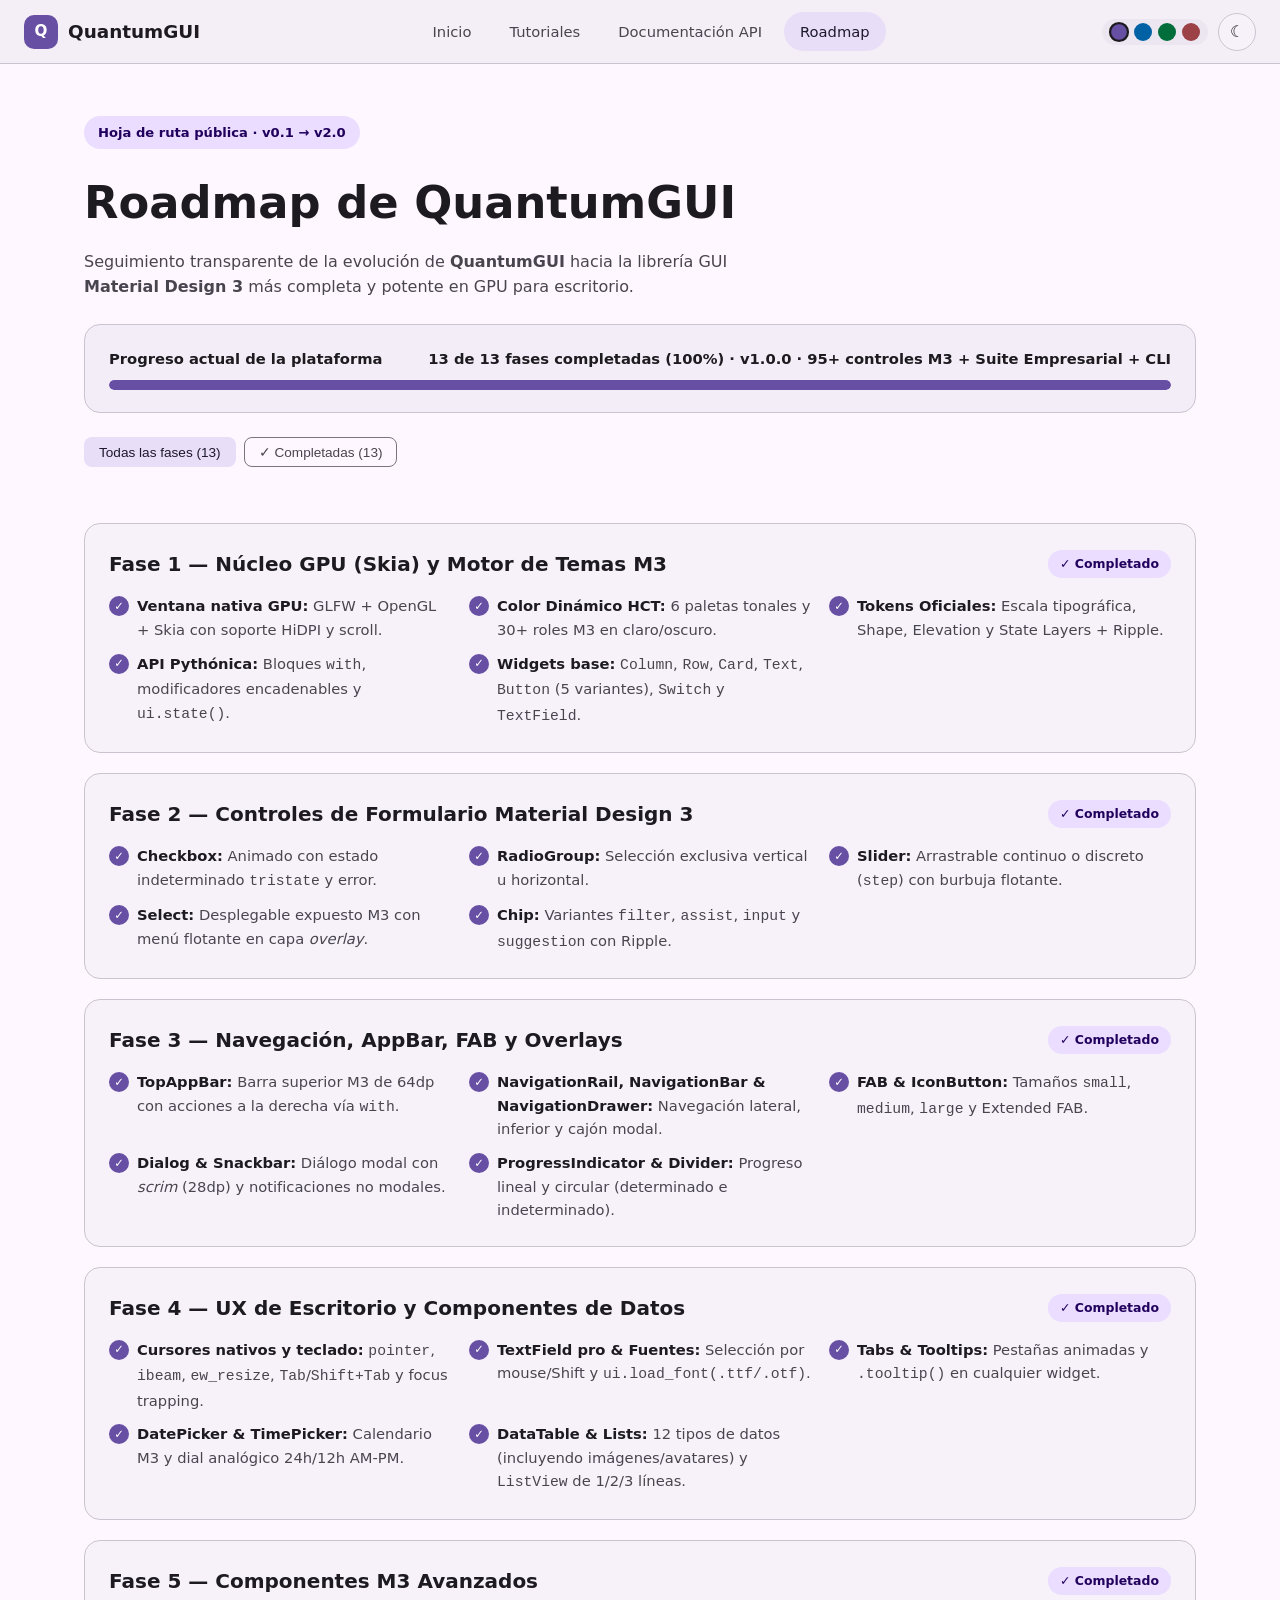
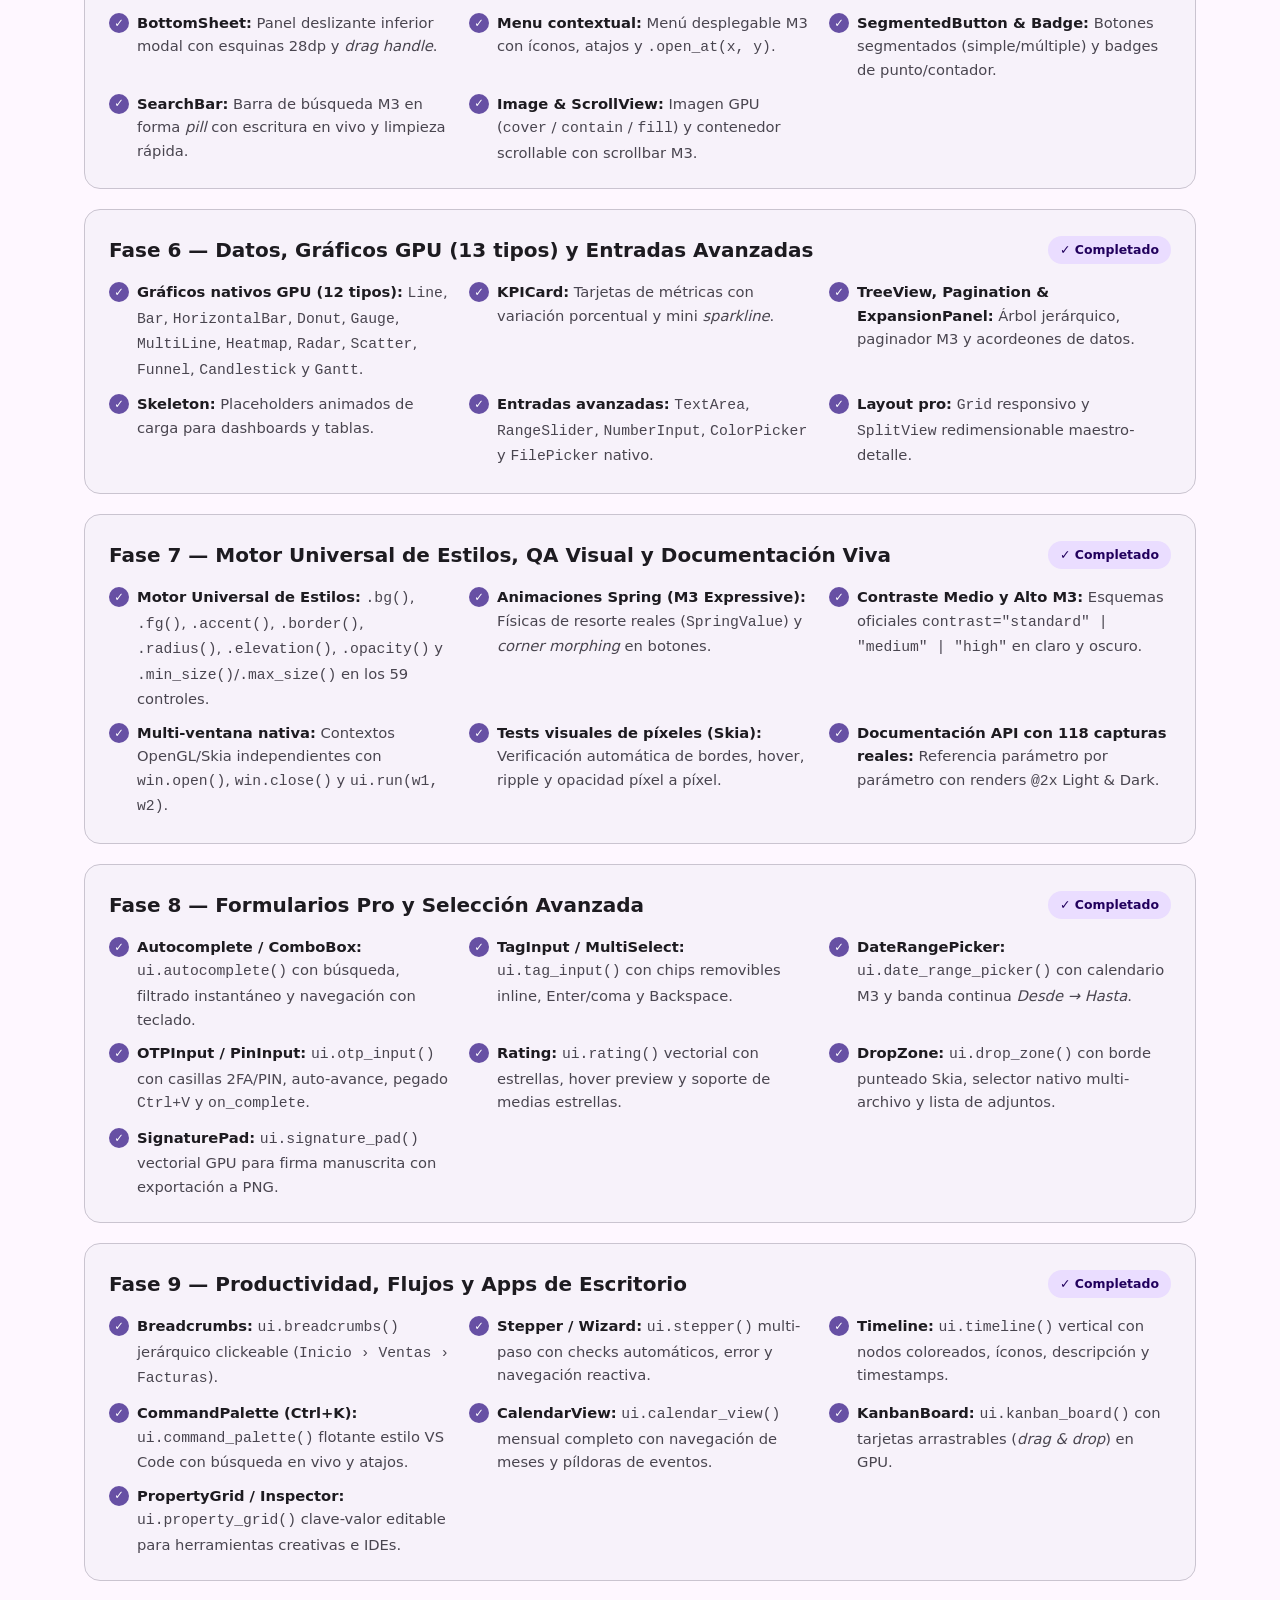
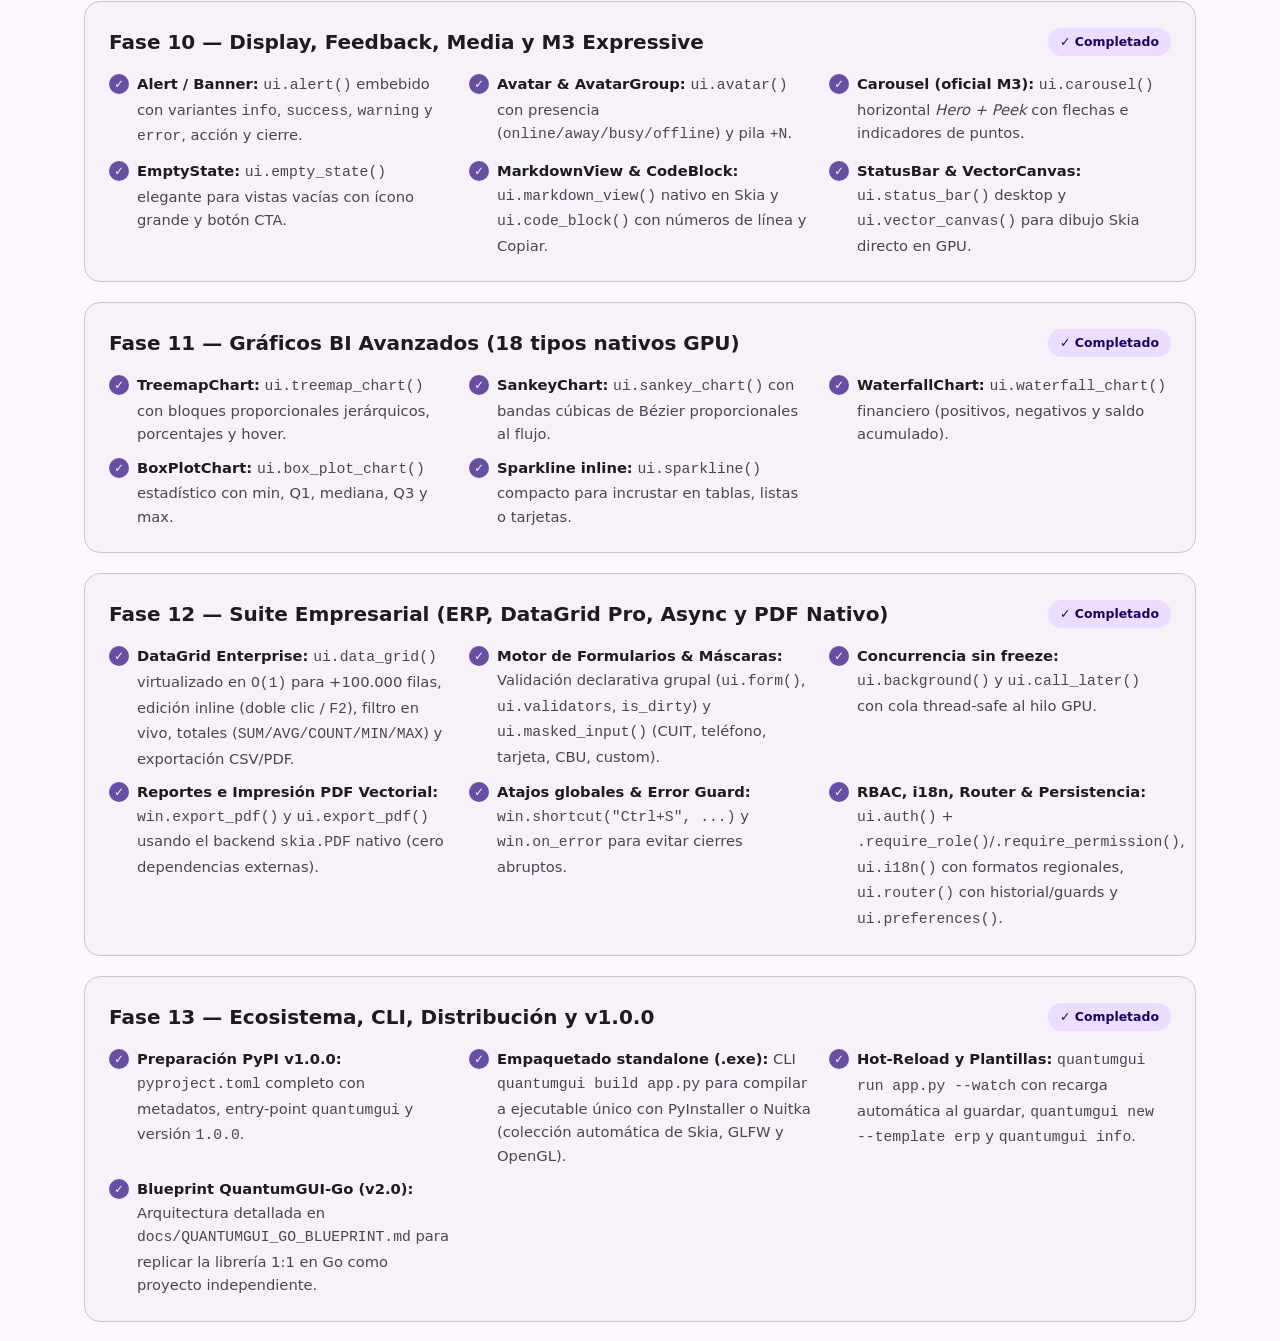
<file: roadmap.html>
<!DOCTYPE html>
<html lang="es" data-mode="light" data-seed="violet">
<head>
  <meta charset="UTF-8" />
  <meta name="viewport" content="width=device-width, initial-scale=1.0" />
  <title>Roadmap — QuantumGUI</title>
  <link rel="stylesheet" href="styles.css" />
  <script src="app.js" defer></script>
</head>
<body>
  <header class="topbar">
    <a href="index.html" class="brand">
      <span class="brand-badge">Q</span>
      <span>QuantumGUI</span>
    </a>

    <nav class="nav-links">
      <a href="index.html" class="nav-link">Inicio</a>
      <a href="tutorials.html" class="nav-link">Tutoriales</a>
      <a href="docs.html" class="nav-link">Documentación API</a>
      <a href="roadmap.html" class="nav-link active">Roadmap</a>
    </nav>

    <div class="theme-controls">
      <div class="seed-dots" title="Color dinámico M3 (Seed)">
        <button class="seed-dot active" data-seed="violet" style="background:#6750A4" aria-label="Violeta M3"></button>
        <button class="seed-dot" data-seed="ocean" style="background:#0061A4" aria-label="Océano"></button>
        <button class="seed-dot" data-seed="emerald" style="background:#006D3B" aria-label="Esmeralda"></button>
        <button class="seed-dot" data-seed="terracotta" style="background:#9C4146" aria-label="Terracota"></button>
      </div>
      <button id="modeToggle" class="icon-btn" aria-label="Alternar modo oscuro">☾</button>
    </div>
  </header>

  <main class="container">
    <section class="roadmap-hero">
      <span class="pill-tag">Hoja de ruta pública · v0.1 → v2.0</span>
      <h1>Roadmap de QuantumGUI</h1>
      <p>
        Seguimiento transparente de la evolución de <strong>QuantumGUI</strong> hacia la librería GUI
        <strong>Material Design 3</strong> más completa y potente en GPU para escritorio.
      </p>

      <div class="roadmap-progress-card">
        <div class="progress-meta">
          <span>Progreso actual de la plataforma</span>
          <span>13 de 13 fases completadas (100%) · v1.0.0 · 95+ controles M3 + Suite Empresarial + CLI</span>
        </div>
        <div class="progress-track">
          <div class="progress-fill" style="width: 100%;"></div>
        </div>
      </div>

      <div class="roadmap-filters">
        <button class="chip selected" data-filter="all">Todas las fases (13)</button>
        <button class="chip" data-filter="done">✓ Completadas (13)</button>
      </div>
    </section>

    <section class="roadmap-timeline">
      <!-- Fase 1 -->
      <article class="phase-card" data-status="done">
        <div class="phase-header">
          <h2>Fase 1 — Núcleo GPU (Skia) y Motor de Temas M3</h2>
          <span class="status-pill status-done">✓ Completado</span>
        </div>
        <ul class="milestone-list">
          <li><span class="check-dot done">✓</span><span><strong>Ventana nativa GPU:</strong> GLFW + OpenGL + Skia con soporte HiDPI y scroll.</span></li>
          <li><span class="check-dot done">✓</span><span><strong>Color Dinámico HCT:</strong> 6 paletas tonales y 30+ roles M3 en claro/oscuro.</span></li>
          <li><span class="check-dot done">✓</span><span><strong>Tokens Oficiales:</strong> Escala tipográfica, Shape, Elevation y State Layers + Ripple.</span></li>
          <li><span class="check-dot done">✓</span><span><strong>API Pythónica:</strong> Bloques <code>with</code>, modificadores encadenables y <code>ui.state()</code>.</span></li>
          <li><span class="check-dot done">✓</span><span><strong>Widgets base:</strong> <code>Column</code>, <code>Row</code>, <code>Card</code>, <code>Text</code>, <code>Button</code> (5 variantes), <code>Switch</code> y <code>TextField</code>.</span></li>
        </ul>
      </article>

      <!-- Fase 2 -->
      <article class="phase-card" data-status="done">
        <div class="phase-header">
          <h2>Fase 2 — Controles de Formulario Material Design 3</h2>
          <span class="status-pill status-done">✓ Completado</span>
        </div>
        <ul class="milestone-list">
          <li><span class="check-dot done">✓</span><span><strong>Checkbox:</strong> Animado con estado indeterminado <code>tristate</code> y error.</span></li>
          <li><span class="check-dot done">✓</span><span><strong>RadioGroup:</strong> Selección exclusiva vertical u horizontal.</span></li>
          <li><span class="check-dot done">✓</span><span><strong>Slider:</strong> Arrastrable continuo o discreto (<code>step</code>) con burbuja flotante.</span></li>
          <li><span class="check-dot done">✓</span><span><strong>Select:</strong> Desplegable expuesto M3 con menú flotante en capa <em>overlay</em>.</span></li>
          <li><span class="check-dot done">✓</span><span><strong>Chip:</strong> Variantes <code>filter</code>, <code>assist</code>, <code>input</code> y <code>suggestion</code> con Ripple.</span></li>
        </ul>
      </article>

      <!-- Fase 3 -->
      <article class="phase-card" data-status="done">
        <div class="phase-header">
          <h2>Fase 3 — Navegación, AppBar, FAB y Overlays</h2>
          <span class="status-pill status-done">✓ Completado</span>
        </div>
        <ul class="milestone-list">
          <li><span class="check-dot done">✓</span><span><strong>TopAppBar:</strong> Barra superior M3 de 64dp con acciones a la derecha vía <code>with</code>.</span></li>
          <li><span class="check-dot done">✓</span><span><strong>NavigationRail, NavigationBar &amp; NavigationDrawer:</strong> Navegación lateral, inferior y cajón modal.</span></li>
          <li><span class="check-dot done">✓</span><span><strong>FAB &amp; IconButton:</strong> Tamaños <code>small</code>, <code>medium</code>, <code>large</code> y Extended FAB.</span></li>
          <li><span class="check-dot done">✓</span><span><strong>Dialog &amp; Snackbar:</strong> Diálogo modal con <em>scrim</em> (28dp) y notificaciones no modales.</span></li>
          <li><span class="check-dot done">✓</span><span><strong>ProgressIndicator &amp; Divider:</strong> Progreso lineal y circular (determinado e indeterminado).</span></li>
        </ul>
      </article>

      <!-- Fase 4 -->
      <article class="phase-card" data-status="done">
        <div class="phase-header">
          <h2>Fase 4 — UX de Escritorio y Componentes de Datos</h2>
          <span class="status-pill status-done">✓ Completado</span>
        </div>
        <ul class="milestone-list">
          <li><span class="check-dot done">✓</span><span><strong>Cursores nativos y teclado:</strong> <code>pointer</code>, <code>ibeam</code>, <code>ew_resize</code>, <code>Tab</code>/<code>Shift+Tab</code> y focus trapping.</span></li>
          <li><span class="check-dot done">✓</span><span><strong>TextField pro &amp; Fuentes:</strong> Selección por mouse/Shift y <code>ui.load_font(.ttf/.otf)</code>.</span></li>
          <li><span class="check-dot done">✓</span><span><strong>Tabs &amp; Tooltips:</strong> Pestañas animadas y <code>.tooltip()</code> en cualquier widget.</span></li>
          <li><span class="check-dot done">✓</span><span><strong>DatePicker &amp; TimePicker:</strong> Calendario M3 y dial analógico 24h/12h AM-PM.</span></li>
          <li><span class="check-dot done">✓</span><span><strong>DataTable &amp; Lists:</strong> 12 tipos de datos (incluyendo imágenes/avatares) y <code>ListView</code> de 1/2/3 líneas.</span></li>
        </ul>
      </article>

      <!-- Fase 5 -->
      <article class="phase-card" data-status="done">
        <div class="phase-header">
          <h2>Fase 5 — Componentes M3 Avanzados</h2>
          <span class="status-pill status-done">✓ Completado</span>
        </div>
        <ul class="milestone-list">
          <li><span class="check-dot done">✓</span><span><strong>BottomSheet:</strong> Panel deslizante inferior modal con esquinas 28dp y <em>drag handle</em>.</span></li>
          <li><span class="check-dot done">✓</span><span><strong>Menu contextual:</strong> Menú desplegable M3 con íconos, atajos y <code>.open_at(x, y)</code>.</span></li>
          <li><span class="check-dot done">✓</span><span><strong>SegmentedButton &amp; Badge:</strong> Botones segmentados (simple/múltiple) y badges de punto/contador.</span></li>
          <li><span class="check-dot done">✓</span><span><strong>SearchBar:</strong> Barra de búsqueda M3 en forma <em>pill</em> con escritura en vivo y limpieza rápida.</span></li>
          <li><span class="check-dot done">✓</span><span><strong>Image &amp; ScrollView:</strong> Imagen GPU (<code>cover</code> / <code>contain</code> / <code>fill</code>) y contenedor scrollable con scrollbar M3.</span></li>
        </ul>
      </article>

      <!-- Fase 6 -->
      <article class="phase-card" data-status="done">
        <div class="phase-header">
          <h2>Fase 6 — Datos, Gráficos GPU (13 tipos) y Entradas Avanzadas</h2>
          <span class="status-pill status-done">✓ Completado</span>
        </div>
        <ul class="milestone-list">
          <li><span class="check-dot done">✓</span><span><strong>Gráficos nativos GPU (12 tipos):</strong> <code>Line</code>, <code>Bar</code>, <code>HorizontalBar</code>, <code>Donut</code>, <code>Gauge</code>, <code>MultiLine</code>, <code>Heatmap</code>, <code>Radar</code>, <code>Scatter</code>, <code>Funnel</code>, <code>Candlestick</code> y <code>Gantt</code>.</span></li>
          <li><span class="check-dot done">✓</span><span><strong>KPICard:</strong> Tarjetas de métricas con variación porcentual y mini <em>sparkline</em>.</span></li>
          <li><span class="check-dot done">✓</span><span><strong>TreeView, Pagination &amp; ExpansionPanel:</strong> Árbol jerárquico, paginador M3 y acordeones de datos.</span></li>
          <li><span class="check-dot done">✓</span><span><strong>Skeleton:</strong> Placeholders animados de carga para dashboards y tablas.</span></li>
          <li><span class="check-dot done">✓</span><span><strong>Entradas avanzadas:</strong> <code>TextArea</code>, <code>RangeSlider</code>, <code>NumberInput</code>, <code>ColorPicker</code> y <code>FilePicker</code> nativo.</span></li>
          <li><span class="check-dot done">✓</span><span><strong>Layout pro:</strong> <code>Grid</code> responsivo y <code>SplitView</code> redimensionable maestro-detalle.</span></li>
        </ul>
      </article>

      <!-- Fase 7 -->
      <article class="phase-card" data-status="done">
        <div class="phase-header">
          <h2>Fase 7 — Motor Universal de Estilos, QA Visual y Documentación Viva</h2>
          <span class="status-pill status-done">✓ Completado</span>
        </div>
        <ul class="milestone-list">
          <li><span class="check-dot done">✓</span><span><strong>Motor Universal de Estilos:</strong> <code>.bg()</code>, <code>.fg()</code>, <code>.accent()</code>, <code>.border()</code>, <code>.radius()</code>, <code>.elevation()</code>, <code>.opacity()</code> y <code>.min_size()</code>/<code>.max_size()</code> en los 59 controles.</span></li>
          <li><span class="check-dot done">✓</span><span><strong>Animaciones Spring (M3 Expressive):</strong> Físicas de resorte reales (<code>SpringValue</code>) y <em>corner morphing</em> en botones.</span></li>
          <li><span class="check-dot done">✓</span><span><strong>Contraste Medio y Alto M3:</strong> Esquemas oficiales <code>contrast="standard" | "medium" | "high"</code> en claro y oscuro.</span></li>
          <li><span class="check-dot done">✓</span><span><strong>Multi-ventana nativa:</strong> Contextos OpenGL/Skia independientes con <code>win.open()</code>, <code>win.close()</code> y <code>ui.run(w1, w2)</code>.</span></li>
          <li><span class="check-dot done">✓</span><span><strong>Tests visuales de píxeles (Skia):</strong> Verificación automática de bordes, hover, ripple y opacidad píxel a píxel.</span></li>
          <li><span class="check-dot done">✓</span><span><strong>Documentación API con 118 capturas reales:</strong> Referencia parámetro por parámetro con renders <code>@2x</code> Light &amp; Dark.</span></li>
        </ul>
      </article>

      <!-- Fase 8 -->
      <article class="phase-card" data-status="done">
        <div class="phase-header">
          <h2>Fase 8 — Formularios Pro y Selección Avanzada</h2>
          <span class="status-pill status-done">✓ Completado</span>
        </div>
        <ul class="milestone-list">
          <li><span class="check-dot done">✓</span><span><strong>Autocomplete / ComboBox:</strong> <code>ui.autocomplete()</code> con búsqueda, filtrado instantáneo y navegación con teclado.</span></li>
          <li><span class="check-dot done">✓</span><span><strong>TagInput / MultiSelect:</strong> <code>ui.tag_input()</code> con chips removibles inline, Enter/coma y Backspace.</span></li>
          <li><span class="check-dot done">✓</span><span><strong>DateRangePicker:</strong> <code>ui.date_range_picker()</code> con calendario M3 y banda continua <em>Desde → Hasta</em>.</span></li>
          <li><span class="check-dot done">✓</span><span><strong>OTPInput / PinInput:</strong> <code>ui.otp_input()</code> con casillas 2FA/PIN, auto-avance, pegado <code>Ctrl+V</code> y <code>on_complete</code>.</span></li>
          <li><span class="check-dot done">✓</span><span><strong>Rating:</strong> <code>ui.rating()</code> vectorial con estrellas, hover preview y soporte de medias estrellas.</span></li>
          <li><span class="check-dot done">✓</span><span><strong>DropZone:</strong> <code>ui.drop_zone()</code> con borde punteado Skia, selector nativo multi-archivo y lista de adjuntos.</span></li>
          <li><span class="check-dot done">✓</span><span><strong>SignaturePad:</strong> <code>ui.signature_pad()</code> vectorial GPU para firma manuscrita con exportación a PNG.</span></li>
        </ul>
      </article>

      <!-- Fase 9 -->
      <article class="phase-card" data-status="done">
        <div class="phase-header">
          <h2>Fase 9 — Productividad, Flujos y Apps de Escritorio</h2>
          <span class="status-pill status-done">✓ Completado</span>
        </div>
        <ul class="milestone-list">
          <li><span class="check-dot done">✓</span><span><strong>Breadcrumbs:</strong> <code>ui.breadcrumbs()</code> jerárquico clickeable (<code>Inicio › Ventas › Facturas</code>).</span></li>
          <li><span class="check-dot done">✓</span><span><strong>Stepper / Wizard:</strong> <code>ui.stepper()</code> multi-paso con checks automáticos, error y navegación reactiva.</span></li>
          <li><span class="check-dot done">✓</span><span><strong>Timeline:</strong> <code>ui.timeline()</code> vertical con nodos coloreados, íconos, descripción y timestamps.</span></li>
          <li><span class="check-dot done">✓</span><span><strong>CommandPalette (Ctrl+K):</strong> <code>ui.command_palette()</code> flotante estilo VS Code con búsqueda en vivo y atajos.</span></li>
          <li><span class="check-dot done">✓</span><span><strong>CalendarView:</strong> <code>ui.calendar_view()</code> mensual completo con navegación de meses y píldoras de eventos.</span></li>
          <li><span class="check-dot done">✓</span><span><strong>KanbanBoard:</strong> <code>ui.kanban_board()</code> con tarjetas arrastrables (<em>drag &amp; drop</em>) en GPU.</span></li>
          <li><span class="check-dot done">✓</span><span><strong>PropertyGrid / Inspector:</strong> <code>ui.property_grid()</code> clave-valor editable para herramientas creativas e IDEs.</span></li>
        </ul>
      </article>

      <!-- Fase 10 -->
      <article class="phase-card" data-status="done">
        <div class="phase-header">
          <h2>Fase 10 — Display, Feedback, Media y M3 Expressive</h2>
          <span class="status-pill status-done">✓ Completado</span>
        </div>
        <ul class="milestone-list">
          <li><span class="check-dot done">✓</span><span><strong>Alert / Banner:</strong> <code>ui.alert()</code> embebido con variantes <code>info</code>, <code>success</code>, <code>warning</code> y <code>error</code>, acción y cierre.</span></li>
          <li><span class="check-dot done">✓</span><span><strong>Avatar &amp; AvatarGroup:</strong> <code>ui.avatar()</code> con presencia (<code>online/away/busy/offline</code>) y pila <code>+N</code>.</span></li>
          <li><span class="check-dot done">✓</span><span><strong>Carousel (oficial M3):</strong> <code>ui.carousel()</code> horizontal <em>Hero + Peek</em> con flechas e indicadores de puntos.</span></li>
          <li><span class="check-dot done">✓</span><span><strong>EmptyState:</strong> <code>ui.empty_state()</code> elegante para vistas vacías con ícono grande y botón CTA.</span></li>
          <li><span class="check-dot done">✓</span><span><strong>MarkdownView &amp; CodeBlock:</strong> <code>ui.markdown_view()</code> nativo en Skia y <code>ui.code_block()</code> con números de línea y Copiar.</span></li>
          <li><span class="check-dot done">✓</span><span><strong>StatusBar &amp; VectorCanvas:</strong> <code>ui.status_bar()</code> desktop y <code>ui.vector_canvas()</code> para dibujo Skia directo en GPU.</span></li>
        </ul>
      </article>

      <!-- Fase 11 -->
      <article class="phase-card" data-status="done">
        <div class="phase-header">
          <h2>Fase 11 — Gráficos BI Avanzados (18 tipos nativos GPU)</h2>
          <span class="status-pill status-done">✓ Completado</span>
        </div>
        <ul class="milestone-list">
          <li><span class="check-dot done">✓</span><span><strong>TreemapChart:</strong> <code>ui.treemap_chart()</code> con bloques proporcionales jerárquicos, porcentajes y hover.</span></li>
          <li><span class="check-dot done">✓</span><span><strong>SankeyChart:</strong> <code>ui.sankey_chart()</code> con bandas cúbicas de Bézier proporcionales al flujo.</span></li>
          <li><span class="check-dot done">✓</span><span><strong>WaterfallChart:</strong> <code>ui.waterfall_chart()</code> financiero (positivos, negativos y saldo acumulado).</span></li>
          <li><span class="check-dot done">✓</span><span><strong>BoxPlotChart:</strong> <code>ui.box_plot_chart()</code> estadístico con min, Q1, mediana, Q3 y max.</span></li>
          <li><span class="check-dot done">✓</span><span><strong>Sparkline inline:</strong> <code>ui.sparkline()</code> compacto para incrustar en tablas, listas o tarjetas.</span></li>
        </ul>
      </article>

      <!-- Fase 12 -->
      <article class="phase-card" data-status="done">
        <div class="phase-header">
          <h2>Fase 12 — Suite Empresarial (ERP, DataGrid Pro, Async y PDF Nativo)</h2>
          <span class="status-pill status-done">✓ Completado</span>
        </div>
        <ul class="milestone-list">
          <li><span class="check-dot done">✓</span><span><strong>DataGrid Enterprise:</strong> <code>ui.data_grid()</code> virtualizado en <code>O(1)</code> para +100.000 filas, edición inline (doble clic / <code>F2</code>), filtro en vivo, totales (<code>SUM/AVG/COUNT/MIN/MAX</code>) y exportación CSV/PDF.</span></li>
          <li><span class="check-dot done">✓</span><span><strong>Motor de Formularios &amp; Máscaras:</strong> Validación declarativa grupal (<code>ui.form()</code>, <code>ui.validators</code>, <code>is_dirty</code>) y <code>ui.masked_input()</code> (CUIT, teléfono, tarjeta, CBU, custom).</span></li>
          <li><span class="check-dot done">✓</span><span><strong>Concurrencia sin freeze:</strong> <code>ui.background()</code> y <code>ui.call_later()</code> con cola thread-safe al hilo GPU.</span></li>
          <li><span class="check-dot done">✓</span><span><strong>Reportes e Impresión PDF Vectorial:</strong> <code>win.export_pdf()</code> y <code>ui.export_pdf()</code> usando el backend <code>skia.PDF</code> nativo (cero dependencias externas).</span></li>
          <li><span class="check-dot done">✓</span><span><strong>Atajos globales &amp; Error Guard:</strong> <code>win.shortcut("Ctrl+S", ...)</code> y <code>win.on_error</code> para evitar cierres abruptos.</span></li>
          <li><span class="check-dot done">✓</span><span><strong>RBAC, i18n, Router &amp; Persistencia:</strong> <code>ui.auth()</code> + <code>.require_role()</code>/<code>.require_permission()</code>, <code>ui.i18n()</code> con formatos regionales, <code>ui.router()</code> con historial/guards y <code>ui.preferences()</code>.</span></li>
        </ul>
      </article>

      <!-- Fase 13 -->
      <article class="phase-card" data-status="done">
        <div class="phase-header">
          <h2>Fase 13 — Ecosistema, CLI, Distribución y v1.0.0</h2>
          <span class="status-pill status-done">✓ Completado</span>
        </div>
        <ul class="milestone-list">
          <li><span class="check-dot done">✓</span><span><strong>Preparación PyPI v1.0.0:</strong> <code>pyproject.toml</code> completo con metadatos, entry-point <code>quantumgui</code> y versión <code>1.0.0</code>.</span></li>
          <li><span class="check-dot done">✓</span><span><strong>Empaquetado standalone (.exe):</strong> CLI <code>quantumgui build app.py</code> para compilar a ejecutable único con PyInstaller o Nuitka (colección automática de Skia, GLFW y OpenGL).</span></li>
          <li><span class="check-dot done">✓</span><span><strong>Hot-Reload y Plantillas:</strong> <code>quantumgui run app.py --watch</code> con recarga automática al guardar, <code>quantumgui new --template erp</code> y <code>quantumgui info</code>.</span></li>
          <li><span class="check-dot done">✓</span><span><strong>Blueprint QuantumGUI-Go (v2.0):</strong> Arquitectura detallada en <code>docs/QUANTUMGUI_GO_BLUEPRINT.md</code> para replicar la librería 1:1 en Go como proyecto independiente.</span></li>
        </ul>
      </article>
    </section>
  </main>

  <footer class="footer">
    QuantumGUI · Librería GUI nativa Material Design 3 para Python · <a href="index.html">Inicio</a> · <a href="docs.html">Documentación API</a> · <a href="https://www.facebook.com/Quantum.CORP.1788" target="_blank" rel="noopener noreferrer">Contacto y consultas</a>
  </footer>
</body>
</html>
</file>
<file: styles.css>
/* QuantumGUI Website — Material Design 3 Token System */

:root {
  --font-sans: "Inter", "Segoe UI", system-ui, -apple-system, sans-serif;
  --font-mono: "JetBrains Mono", "Cascadia Code", Consolas, monospace;

  /* Default Seed: Violeta M3 (#6750A4) — Light Mode */
  --md-primary: #6750a4;
  --md-on-primary: #ffffff;
  --md-primary-container: #eaddff;
  --md-on-primary-container: #21005d;

  --md-secondary: #625b71;
  --md-on-secondary: #ffffff;
  --md-secondary-container: #e8def8;
  --md-on-secondary-container: #1d192b;

  --md-tertiary: #7d5260;
  --md-tertiary-container: #ffd8e4;
  --md-on-tertiary-container: #31111d;

  --md-surface: #fef7ff;
  --md-surface-container-low: #f7f2fa;
  --md-surface-container: #f3edf7;
  --md-surface-container-high: #ece6f0;
  --md-surface-container-highest: #e6e0e9;

  --md-on-surface: #1d1b20;
  --md-on-surface-variant: #49454f;
  --md-outline: #79747e;
  --md-outline-variant: #cac4d0;
  --md-inverse-surface: #322f35;
  --md-inverse-on-surface: #f5eff7;

  --code-bg: #1e1b24;
  --code-fg: #ebe6f2;
  --radius-sm: 8px;
  --radius-md: 12px;
  --radius-lg: 16px;
  --radius-xl: 28px;
  --shadow-1: 0 1px 3px rgba(0, 0, 0, 0.12), 0 1px 2px rgba(0, 0, 0, 0.08);
  --shadow-2: 0 4px 12px rgba(0, 0, 0, 0.12), 0 2px 4px rgba(0, 0, 0, 0.08);
}

/* Dark mode */
[data-mode="dark"] {
  --md-primary: #d0bcff;
  --md-on-primary: #381e72;
  --md-primary-container: #4f378b;
  --md-on-primary-container: #eaddff;

  --md-secondary: #ccc2dc;
  --md-on-secondary: #332d41;
  --md-secondary-container: #4a4458;
  --md-on-secondary-container: #e8def8;

  --md-tertiary: #efb8c8;
  --md-tertiary-container: #633b48;
  --md-on-tertiary-container: #ffd8e4;

  --md-surface: #141218;
  --md-surface-container-low: #1d1b20;
  --md-surface-container: #211f26;
  --md-surface-container-high: #2b2930;
  --md-surface-container-highest: #36343b;

  --md-on-surface: #e6e0e9;
  --md-on-surface-variant: #cac4d0;
  --md-outline: #938f99;
  --md-outline-variant: #49454f;
  --md-inverse-surface: #e6e0e9;
  --md-inverse-on-surface: #322f35;

  --code-bg: #0f0d13;
  --code-fg: #e6e0e9;
}

/* Dynamic Seed Presets (Ocean, Emerald, Terracotta) */
[data-seed="ocean"] {
  --md-primary: #0061a4;
  --md-primary-container: #d1e4ff;
  --md-on-primary-container: #001d36;
  --md-secondary-container: #d7e3f7;
  --md-on-secondary-container: #101c2b;
  --md-tertiary-container: #f2daff;
  --md-on-tertiary-container: #251431;
}
[data-seed="ocean"][data-mode="dark"] {
  --md-primary: #9ecaff;
  --md-on-primary: #003258;
  --md-primary-container: #00497d;
  --md-on-primary-container: #d1e4ff;
  --md-secondary-container: #3b4858;
  --md-on-secondary-container: #d7e3f7;
}

[data-seed="emerald"] {
  --md-primary: #006d3b;
  --md-primary-container: #98f6b5;
  --md-on-primary-container: #00210e;
  --md-secondary-container: #d2e8d4;
  --md-on-secondary-container: #0d1f13;
  --md-tertiary-container: #bfe9f9;
  --md-on-tertiary-container: #001f29;
}
[data-seed="emerald"][data-mode="dark"] {
  --md-primary: #7cda9b;
  --md-on-primary: #00391c;
  --md-primary-container: #00522b;
  --md-on-primary-container: #98f6b5;
  --md-secondary-container: #384b3d;
  --md-on-secondary-container: #d2e8d4;
}

[data-seed="terracotta"] {
  --md-primary: #9c4146;
  --md-primary-container: #ffdadb;
  --md-on-primary-container: #40000a;
  --md-secondary-container: #ffdad9;
  --md-on-secondary-container: #2c1516;
  --md-tertiary-container: #ffddb0;
  --md-on-tertiary-container: #291800;
}
[data-seed="terracotta"][data-mode="dark"] {
  --md-primary: #ffb3b4;
  --md-on-primary: #5f121b;
  --md-primary-container: #7d2a30;
  --md-on-primary-container: #ffdadb;
  --md-secondary-container: #5d3f40;
  --md-on-secondary-container: #ffdad9;
}

* {
  box-sizing: border-box;
  margin: 0;
  padding: 0;
}

html {
  scroll-behavior: auto;
}

body {
  font-family: var(--font-sans);
  background: var(--md-surface);
  color: var(--md-on-surface);
  line-height: 1.6;
  transition: background 0.2s ease, color 0.2s ease;
}

a {
  color: var(--md-primary);
  text-decoration: none;
}

/* --- Top App Bar --- */
.topbar {
  position: sticky;
  top: 0;
  z-index: 100;
  height: 64px;
  background: color-mix(in srgb, var(--md-surface-container) 92%, transparent);
  backdrop-filter: blur(12px);
  border-bottom: 1px solid var(--md-outline-variant);
  display: flex;
  align-items: center;
  justify-content: space-between;
  padding: 0 24px;
  gap: 16px;
}

.brand {
  display: flex;
  align-items: center;
  gap: 10px;
  font-weight: 700;
  font-size: 1.15rem;
  color: var(--md-on-surface);
}

.brand-badge {
  width: 34px;
  height: 34px;
  border-radius: 10px;
  background: var(--md-primary);
  color: var(--md-on-primary);
  display: grid;
  place-items: center;
  font-weight: 800;
  font-size: 0.95rem;
}

.nav-links {
  display: flex;
  align-items: center;
  gap: 6px;
}

.nav-link {
  padding: 8px 16px;
  border-radius: 999px;
  color: var(--md-on-surface-variant);
  font-weight: 500;
  font-size: 0.92rem;
  transition: background 0.15s, color 0.15s;
}

.nav-link:hover {
  background: color-mix(in srgb, var(--md-on-surface) 8%, transparent);
  color: var(--md-on-surface);
}

.nav-link.active {
  background: var(--md-secondary-container);
  color: var(--md-on-secondary-container);
}

.theme-controls {
  display: flex;
  align-items: center;
  gap: 10px;
}

.seed-dots {
  display: flex;
  align-items: center;
  gap: 6px;
  padding: 4px 8px;
  border-radius: 999px;
  background: var(--md-surface-container-high);
}

.seed-dot {
  width: 18px;
  height: 18px;
  border-radius: 50%;
  border: 2px solid transparent;
  cursor: pointer;
  transition: transform 0.15s, border-color 0.15s;
}

.seed-dot:hover {
  transform: scale(1.15);
}

.seed-dot.active {
  border-color: var(--md-on-surface);
  transform: scale(1.12);
}

.icon-btn {
  width: 38px;
  height: 38px;
  border-radius: 50%;
  border: 1px solid var(--md-outline-variant);
  background: var(--md-surface-container-low);
  color: var(--md-on-surface);
  display: grid;
  place-items: center;
  cursor: pointer;
  font-size: 1rem;
  transition: background 0.15s;
}

.icon-btn:hover {
  background: var(--md-surface-container-highest);
}

/* --- M3 Buttons --- */
.btn {
  display: inline-flex;
  align-items: center;
  justify-content: center;
  gap: 8px;
  height: 42px;
  padding: 0 24px;
  border-radius: 999px;
  font-weight: 500;
  font-size: 0.92rem;
  border: none;
  cursor: pointer;
  transition: filter 0.15s, transform 0.1s, box-shadow 0.15s;
}

.btn:active {
  transform: scale(0.98);
}

.btn-filled {
  background: var(--md-primary);
  color: var(--md-on-primary);
}

.btn-filled:hover {
  box-shadow: var(--shadow-1);
  filter: brightness(1.06);
}

.btn-tonal {
  background: var(--md-secondary-container);
  color: var(--md-on-secondary-container);
}

.btn-outlined {
  background: transparent;
  color: var(--md-primary);
  border: 1px solid var(--md-outline);
}

.btn-outlined:hover {
  background: color-mix(in srgb, var(--md-primary) 8%, transparent);
}

/* --- Landing Layout --- */
.container {
  max-width: 1160px;
  margin: 0 auto;
  padding: 0 24px;
}

.hero {
  padding: 68px 0 48px;
  display: grid;
  grid-template-columns: 1.05fr 0.95fr;
  gap: 40px;
  align-items: center;
}

.pill-tag {
  display: inline-flex;
  align-items: center;
  gap: 8px;
  padding: 6px 14px;
  border-radius: 999px;
  background: var(--md-primary-container);
  color: var(--md-on-primary-container);
  font-size: 0.82rem;
  font-weight: 600;
  margin-bottom: 18px;
}

.hero h1 {
  font-size: clamp(2.2rem, 4.2vw, 3.35rem);
  line-height: 1.1;
  letter-spacing: -0.02em;
  margin-bottom: 18px;
}

.hero h1 span {
  color: var(--md-primary);
}

.hero p {
  font-size: 1.08rem;
  color: var(--md-on-surface-variant);
  margin-bottom: 26px;
  max-width: 560px;
}

.hero-actions {
  display: flex;
  flex-wrap: wrap;
  gap: 12px;
  margin-bottom: 22px;
}

.install-box {
  display: inline-flex;
  align-items: center;
  gap: 12px;
  padding: 10px 14px 10px 18px;
  border-radius: var(--radius-md);
  background: var(--md-surface-container-high);
  border: 1px solid var(--md-outline-variant);
  font-family: var(--font-mono);
  font-size: 0.88rem;
}

.copy-btn {
  padding: 5px 12px;
  border-radius: 999px;
  border: none;
  background: var(--md-primary);
  color: var(--md-on-primary);
  font-size: 0.78rem;
  font-weight: 600;
  cursor: pointer;
}

/* --- Code Blocks --- */
.code-card {
  background: var(--code-bg);
  color: var(--code-fg);
  border-radius: var(--radius-lg);
  overflow: hidden;
  box-shadow: var(--shadow-2);
  border: 1px solid color-mix(in srgb, var(--md-outline-variant) 40%, transparent);
}

.code-header {
  display: flex;
  align-items: center;
  justify-content: space-between;
  padding: 10px 16px;
  background: rgba(255, 255, 255, 0.04);
  border-bottom: 1px solid rgba(255, 255, 255, 0.08);
  font-family: var(--font-mono);
  font-size: 0.8rem;
  color: #b7b0c6;
}

.code-card pre {
  padding: 18px 20px;
  overflow-x: auto;
  font-family: var(--font-mono);
  font-size: 0.86rem;
  line-height: 1.6;
}

.kw { color: #c792ea; font-weight: 500; }
.fn { color: #82aaff; }
.str { color: #c3e88d; }
.cm { color: #7e7791; font-style: italic; }
.num { color: #f78c6c; }
.arg { color: #ffcb6b; }
.cls { color: #ffcb6b; }
.op { color: #89ddff; }
.dec { color: #c792ea; }
.sh-flag { color: #f78c6c; }

/* --- Sections & Cards --- */
.section {
  padding: 48px 0;
}

.section-title {
  font-size: 1.75rem;
  margin-bottom: 8px;
}

.section-sub {
  color: var(--md-on-surface-variant);
  margin-bottom: 28px;
}

.grid-4 {
  display: grid;
  grid-template-columns: repeat(auto-fit, minmax(240px, 1fr));
  gap: 18px;
}

.m3-card {
  background: var(--md-surface-container-low);
  border: 1px solid var(--md-outline-variant);
  border-radius: var(--radius-lg);
  padding: 22px;
  transition: transform 0.15s, box-shadow 0.15s;
}

.m3-card.elevated {
  border-color: transparent;
  box-shadow: var(--shadow-1);
}

.m3-card.filled {
  background: var(--md-surface-container-highest);
  border-color: transparent;
}

.m3-card h3 {
  font-size: 1.08rem;
  margin-bottom: 8px;
}

.m3-card p {
  font-size: 0.92rem;
  color: var(--md-on-surface-variant);
}

.card-chip {
  display: inline-block;
  padding: 4px 10px;
  border-radius: var(--radius-sm);
  background: var(--md-secondary-container);
  color: var(--md-on-secondary-container);
  font-size: 0.76rem;
  font-weight: 600;
  margin-bottom: 12px;
}

/* --- Interactive Playground Strip --- */
.playground {
  background: var(--md-surface-container);
  border-radius: var(--radius-xl);
  padding: 28px;
  border: 1px solid var(--md-outline-variant);
  display: grid;
  grid-template-columns: 1fr 1fr;
  gap: 24px;
  align-items: center;
}

.demo-widget-box {
  background: var(--md-surface);
  border-radius: var(--radius-lg);
  padding: 22px;
  border: 1px solid var(--md-outline-variant);
  display: flex;
  flex-direction: column;
  gap: 14px;
}

.demo-chips {
  display: flex;
  flex-wrap: wrap;
  gap: 8px;
}

.chip {
  padding: 6px 14px;
  border-radius: var(--radius-sm);
  border: 1px solid var(--md-outline);
  background: transparent;
  color: var(--md-on-surface-variant);
  font-size: 0.85rem;
  font-weight: 500;
  cursor: pointer;
}

.chip.selected {
  background: var(--md-secondary-container);
  color: var(--md-on-secondary-container);
  border-color: transparent;
}

/* --- Docs Layout --- */
.docs-layout {
  display: grid;
  grid-template-columns: 280px 1fr;
  min-height: calc(100vh - 64px);
}

.docs-sidebar {
  position: sticky;
  top: 64px;
  height: calc(100vh - 64px);
  overflow-y: auto;
  padding: 20px 16px;
  background: var(--md-surface-container-low);
  border-right: 1px solid var(--md-outline-variant);
}

.search-input {
  width: 100%;
  padding: 10px 14px;
  border-radius: 999px;
  border: 1px solid var(--md-outline);
  background: var(--md-surface);
  color: var(--md-on-surface);
  font-size: 0.9rem;
  margin-bottom: 18px;
  outline: none;
}

.search-input:focus {
  border-color: var(--md-primary);
  box-shadow: 0 0 0 2px color-mix(in srgb, var(--md-primary) 22%, transparent);
}

.sidebar-group {
  margin-bottom: 18px;
}

.sidebar-group-title {
  font-size: 0.74rem;
  text-transform: uppercase;
  letter-spacing: 0.08em;
  color: var(--md-on-surface-variant);
  font-weight: 700;
  padding: 4px 12px;
  margin-bottom: 4px;
}

.sidebar-link {
  display: block;
  padding: 7px 12px;
  border-radius: 999px;
  color: var(--md-on-surface-variant);
  font-size: 0.88rem;
  font-weight: 500;
}

.sidebar-link:hover {
  background: color-mix(in srgb, var(--md-on-surface) 7%, transparent);
  color: var(--md-on-surface);
}

.sidebar-link.active {
  background: var(--md-secondary-container);
  color: var(--md-on-secondary-container);
}

.docs-main {
  max-width: 920px;
  padding: 36px 40px 80px;
}

.docs-main h1 {
  font-size: 2.2rem;
  margin-bottom: 8px;
}

.docs-lead {
  color: var(--md-on-surface-variant);
  font-size: 1.05rem;
  margin-bottom: 32px;
}

.api-section {
  scroll-margin-top: 84px;
  padding: 26px;
  margin-bottom: 24px;
  background: var(--md-surface-container-low);
  border: 1px solid var(--md-outline-variant);
  border-radius: var(--radius-lg);
}

.api-section-header {
  display: flex;
  align-items: center;
  justify-content: space-between;
  flex-wrap: wrap;
  gap: 8px;
  margin-bottom: 10px;
}

.api-section h2 {
  font-size: 1.35rem;
  font-family: var(--font-mono);
  color: var(--md-primary);
}

.api-badge {
  padding: 3px 10px;
  border-radius: 999px;
  background: var(--md-primary-container);
  color: var(--md-on-primary-container);
  font-size: 0.76rem;
  font-weight: 600;
}

.api-sig {
  background: var(--code-bg);
  color: var(--code-fg);
  padding: 12px 16px;
  border-radius: var(--radius-md);
  font-family: var(--font-mono);
  font-size: 0.83rem;
  overflow-x: auto;
  margin: 14px 0;
}

.param-table {
  width: 100%;
  table-layout: fixed;
  border-collapse: collapse;
  margin: 14px 0 18px;
  font-size: 0.88rem;
}

.param-table th,
.param-table td {
  text-align: left;
  padding: 9px 10px;
  border-bottom: 1px solid var(--md-outline-variant);
  vertical-align: top;
  overflow-wrap: break-word;
  word-wrap: break-word;
}

.param-table th:nth-child(1),
.param-table td:nth-child(1) {
  width: 24%;
}

.param-table th:nth-child(2),
.param-table td:nth-child(2) {
  width: 20%;
}

.param-table th:nth-child(3),
.param-table td:nth-child(3) {
  width: 13%;
}

.param-table th:nth-child(4),
.param-table td:nth-child(4) {
  width: 43%;
}

.param-table th {
  font-size: 0.78rem;
  text-transform: uppercase;
  letter-spacing: 0.05em;
  color: var(--md-on-surface-variant);
}

.param-table code {
  display: inline-block;
  max-width: 100%;
  font-family: var(--font-mono);
  font-size: 0.80rem;
  padding: 2px 6px;
  border-radius: 6px;
  background: var(--md-surface-container-highest);
  white-space: normal;
  overflow-wrap: anywhere;
  word-break: break-word;
}

.footer {
  border-top: 1px solid var(--md-outline-variant);
  padding: 28px 24px;
  text-align: center;
  color: var(--md-on-surface-variant);
  font-size: 0.88rem;
  margin-top: 40px;
}

/* --- Roadmap --- */
.roadmap-hero {
  padding: 52px 0 28px;
}

.roadmap-hero h1 {
  font-size: clamp(2rem, 3.6vw, 2.8rem);
  margin-bottom: 10px;
}

.roadmap-hero p {
  color: var(--md-on-surface-variant);
  max-width: 680px;
  margin-bottom: 24px;
}

.roadmap-progress-card {
  background: var(--md-surface-container);
  border: 1px solid var(--md-outline-variant);
  border-radius: var(--radius-lg);
  padding: 22px 24px;
  margin-bottom: 24px;
}

.progress-meta {
  display: flex;
  justify-content: space-between;
  align-items: center;
  flex-wrap: wrap;
  gap: 10px;
  margin-bottom: 10px;
  font-size: 0.92rem;
  font-weight: 600;
}

.progress-track {
  width: 100%;
  height: 10px;
  border-radius: 999px;
  background: var(--md-secondary-container);
  overflow: hidden;
}

.progress-fill {
  height: 100%;
  border-radius: 999px;
  background: var(--md-primary);
  transition: width 0.35s ease;
}

.roadmap-filters {
  display: flex;
  flex-wrap: wrap;
  gap: 8px;
  margin-bottom: 28px;
}

.roadmap-timeline {
  display: flex;
  flex-direction: column;
  gap: 20px;
}

.phase-card {
  background: var(--md-surface-container-low);
  border: 1px solid var(--md-outline-variant);
  border-radius: var(--radius-lg);
  padding: 24px;
}

.phase-header {
  display: flex;
  align-items: center;
  justify-content: space-between;
  flex-wrap: wrap;
  gap: 12px;
  margin-bottom: 14px;
}

.phase-header h2 {
  font-size: 1.25rem;
}

.status-pill {
  padding: 4px 12px;
  border-radius: 999px;
  font-size: 0.78rem;
  font-weight: 600;
}

.status-done {
  background: var(--md-primary-container);
  color: var(--md-on-primary-container);
}

.status-next {
  background: var(--md-tertiary-container);
  color: var(--md-on-tertiary-container);
}

.status-planned {
  background: var(--md-surface-container-highest);
  color: var(--md-on-surface-variant);
}

.milestone-list {
  list-style: none;
  display: grid;
  grid-template-columns: repeat(auto-fit, minmax(260px, 1fr));
  gap: 10px 18px;
}

.milestone-list li {
  display: flex;
  align-items: flex-start;
  gap: 8px;
  font-size: 0.92rem;
  color: var(--md-on-surface-variant);
}

.milestone-list li strong {
  color: var(--md-on-surface);
}

.check-dot {
  flex-shrink: 0;
  width: 20px;
  height: 20px;
  border-radius: 50%;
  display: grid;
  place-items: center;
  font-size: 0.72rem;
  font-weight: 700;
  margin-top: 2px;
}

.check-dot.done {
  background: var(--md-primary);
  color: var(--md-on-primary);
}

.check-dot.pending {
  border: 1.5px solid var(--md-outline);
  color: var(--md-outline);
}

/* --- Rich API Docs Previews & Parameter Tables --- */
.docs-stats {
  display: flex;
  flex-wrap: wrap;
  gap: 10px;
  margin: 0 0 28px;
}

.docs-stat-pill {
  display: inline-flex;
  align-items: center;
  gap: 6px;
  padding: 6px 14px;
  border-radius: 999px;
  background: var(--md-surface-container-high);
  color: var(--md-on-surface-variant);
  font-size: 0.84rem;
  font-weight: 500;
}

.docs-stat-pill strong {
  color: var(--md-primary);
}

.preview-card {
  margin: 16px 0 18px;
  border: 1px solid var(--md-outline-variant);
  border-radius: var(--radius-lg);
  overflow: hidden;
  background: var(--md-surface-container-low);
  box-shadow: var(--shadow-1);
}

.preview-header {
  display: flex;
  align-items: center;
  justify-content: space-between;
  padding: 8px 14px;
  background: var(--md-surface-container);
  border-bottom: 1px solid var(--md-outline-variant);
  font-size: 0.78rem;
  font-weight: 600;
  color: var(--md-on-surface-variant);
}

.preview-dot-tag {
  display: inline-flex;
  align-items: center;
  gap: 6px;
}

.preview-dot-tag::before {
  content: "";
  width: 8px;
  height: 8px;
  border-radius: 50%;
  background: var(--md-primary);
}

.preview-stage {
  display: flex;
  align-items: center;
  justify-content: center;
  padding: 18px;
  background: var(--md-surface);
}

.preview-stage img {
  max-width: 100%;
  height: auto;
  border-radius: 10px;
  display: block;
}

.preview-img-dark {
  display: none !important;
}

[data-mode="dark"] .preview-img-light {
  display: none !important;
}

[data-mode="dark"] .preview-img-dark {
  display: block !important;
}

.code-wrap {
  position: relative;
  margin-top: 14px;
}

.code-copy-btn {
  position: absolute;
  top: 10px;
  right: 10px;
  padding: 4px 10px;
  border-radius: 999px;
  border: 1px solid rgba(255, 255, 255, 0.18);
  background: rgba(255, 255, 255, 0.08);
  color: var(--code-fg);
  font-size: 0.74rem;
  font-family: var(--font-sans);
  cursor: pointer;
  transition: background 0.15s;
}

.code-copy-btn:hover {
  background: rgba(255, 255, 255, 0.18);
}

.param-table td code {
  white-space: normal;
  overflow-wrap: anywhere;
}

.param-default {
  color: var(--md-on-surface-variant);
  font-family: var(--font-mono);
  font-size: 0.8rem;
}

.api-note {
  margin-top: 10px;
  padding: 10px 14px;
  border-left: 3px solid var(--md-primary);
  background: var(--md-surface-container-low);
  border-radius: 0 var(--radius-sm) var(--radius-sm) 0;
  font-size: 0.88rem;
  color: var(--md-on-surface-variant);
}

.api-cat-filters {
  display: flex;
  flex-wrap: wrap;
  gap: 8px;
  margin: 0 0 28px;
}

.api-category-banner {
  display: flex;
  align-items: center;
  justify-content: space-between;
  gap: 12px;
  margin: 38px 0 18px;
  padding: 14px 18px;
  border-radius: var(--radius-lg);
  background: var(--md-surface-container);
  border-left: 4px solid var(--md-primary);
}

.api-category-banner h2 {
  font-size: 1.2rem;
  font-weight: 700;
  color: var(--md-on-surface);
  margin: 0;
}

.api-category-count {
  padding: 4px 12px;
  border-radius: 999px;
  background: var(--md-primary-container);
  color: var(--md-on-primary-container);
  font-size: 0.78rem;
  font-weight: 600;
  white-space: nowrap;
}

.sidebar-group-title {
  display: flex;
  align-items: center;
  justify-content: space-between;
}

.sidebar-count {
  font-size: 0.72rem;
  padding: 1px 7px;
  border-radius: 999px;
  background: var(--md-surface-container-highest);
  color: var(--md-on-surface-variant);
}

.tut-steps {
  margin: 12px 0 16px 20px;
  display: flex;
  flex-direction: column;
  gap: 6px;
  color: var(--md-on-surface-variant);
  font-size: 0.92rem;
}

.tut-steps li {
  padding-left: 4px;
}

.tut-steps code {
  font-family: var(--font-mono);
  font-size: 0.82rem;
  padding: 1px 5px;
  border-radius: 5px;
  background: var(--md-surface-container-highest);
  color: var(--md-on-surface);
}

@media (max-width: 900px) {
  .hero,
  .playground {
    grid-template-columns: 1fr;
  }
  .docs-layout {
    grid-template-columns: 1fr;
  }
  .docs-sidebar {
    position: static;
    height: auto;
    border-right: none;
    border-bottom: 1px solid var(--md-outline-variant);
  }
  .docs-main {
    padding: 24px 18px 60px;
  }
  .seed-dots {
    display: none;
  }
}
</file>
